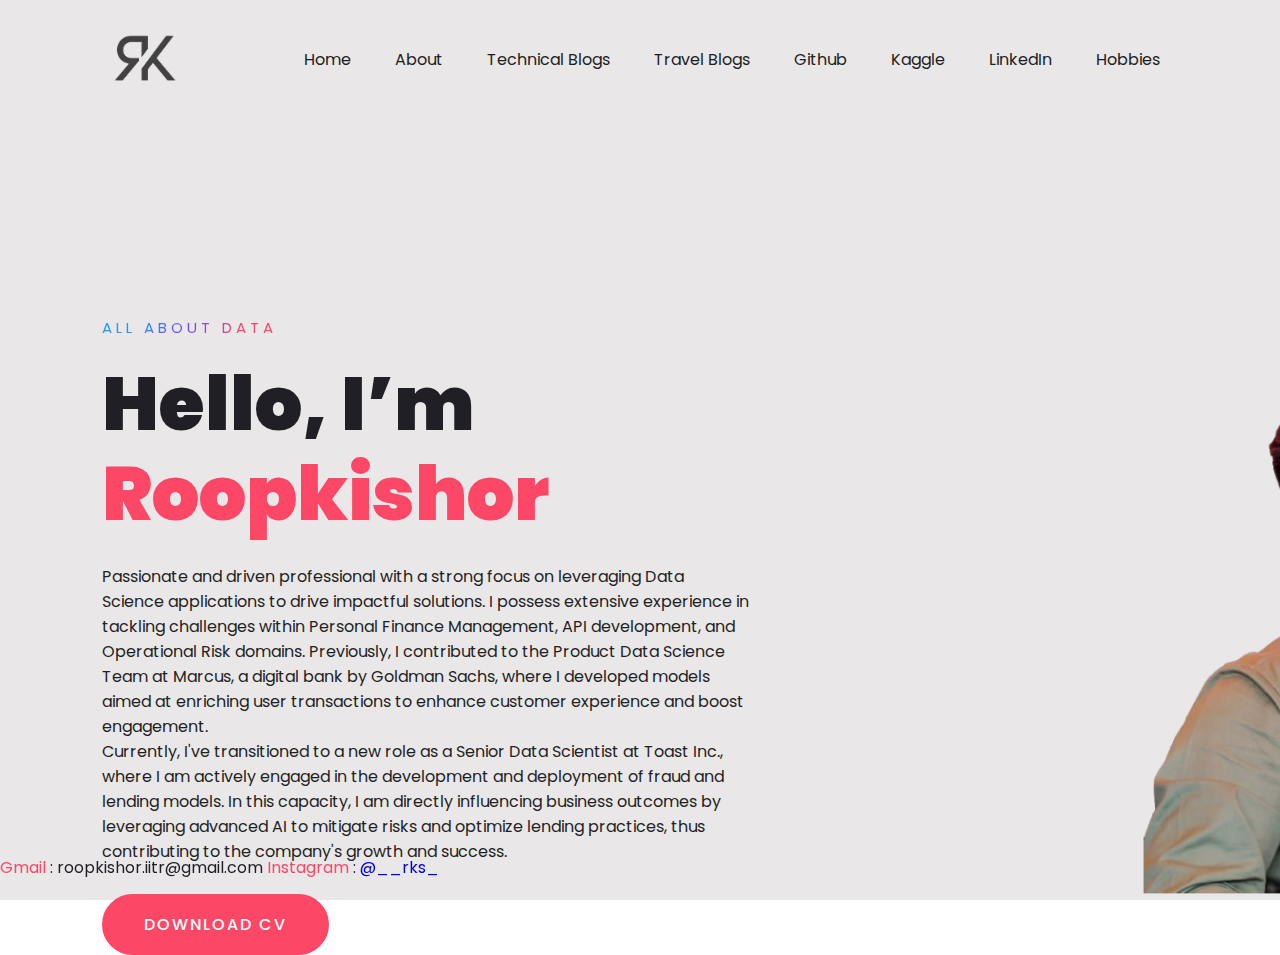
<file: index.html>
<!DOCTYPE html>
<html lang="en">
<head>
    <meta charset="UTF-8">
    <title>Personal Website</title>
    <!----CSS link----->
    <link rel="stylesheet" href="style.css">
</head>
<body>

    <div class="hero">
        <nav>
            <img src="./img/logo.png" class="logo">
            <ul>
                <li><a href="#">Home</a></li>
                <li><a href="https://rks-ds.github.io/roopkishorsingh.github.io/about">About</a></li>
                <li><a href="https://medium.com/@roopkishor.iitr">Technical Blogs</a></li>
                <li><a href="https://www.tripoto.com/profile/roopkishorsingh2304548">Travel Blogs</a></li>
                <li><a href="https://github.com/rks-ds">Github</a></li>
                <li><a href="https://www.kaggle.com/iitianrks">Kaggle</a></li>
                <li><a href="https://www.linkedin.com/in/roopkishor-singh-2a2315118/">LinkedIn</a></li>
                <li><a href="https://rks-ds.github.io/roopkishorsingh.github.io/hobbies">Hobbies</a></li>
            </ul>
        </nav>

        <div class="content">
            <span class="title">All About Data</span>
            <h1>Hello, I’m <span>Roopkishor</span></h1>
            <p>Passionate and driven professional with a strong focus on leveraging Data Science applications to drive impactful solutions. I possess extensive experience in tackling challenges within Personal Finance Management, API development, and Operational Risk domains. Previously, I contributed to the Product Data Science Team at Marcus, a digital bank by Goldman Sachs, where I developed models aimed at enriching user transactions to enhance customer experience and boost engagement.

<br>Currently, I've transitioned to a new role as a Senior Data Scientist at Toast Inc., where I am actively engaged in the development and deployment of fraud and lending models. In this capacity, I am directly influencing business outcomes by leveraging advanced AI to mitigate risks and optimize lending practices, thus contributing to the company's growth and success.</p>
            <a href="https://github.com/rks-ds/roopkishorsingh.github.io/blob/main/Roopkishor_Resume_22.pdf" class="btn">Download CV</a>
        </div>
    </div>
    <div style="position: fixed; bottom: 20px; width:100%;" class="contact">
        <p style="text-align: left; color:#1f1f25; display:inline"><span style="color: #fd4766">Gmail  </span>: roopkishor.iitr@gmail.com  <span style="color: #fd4766">Instagram  </span>: <a href="https://www.instagram.com/__rks_/">@__rks_ </a></p>
    </div>
</body>
</html>
</file>
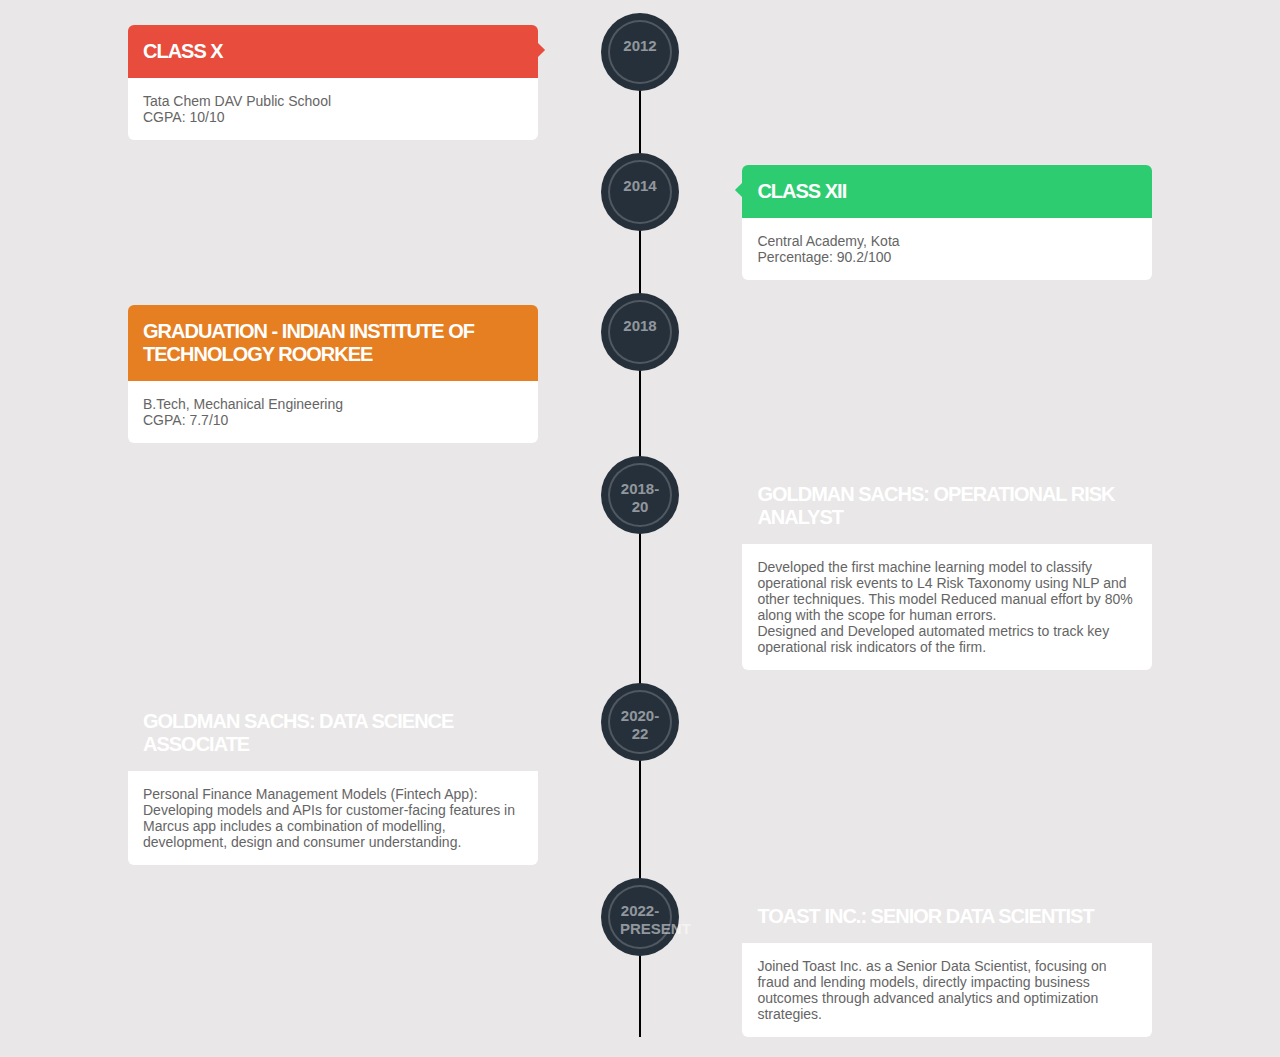
<file: about.html>
<!DOCTYPE html>
<html lang="en">
<head>
    <meta charset="UTF-8">
    <meta name="viewport" content="width=device-width, initial-scale=1.0">
    <title>About Me</title>
    <link rel="stylesheet" href="about.css">
</head>
<body>
    <section id="timeline">
        <article>
            <div class="inner">
                <span class="date">
                    <span class="year">2012</span>
                </span>
                <h2>Class X</h2>
                <p>Tata Chem DAV Public School <br> CGPA: 10/10</p>
            </div>
        </article>
        <article>
            <div class="inner">
                <span class="date">
                    <span class="year">2014</span>
                </span>
                <h2>Class XII</h2>
                <p>Central Academy, Kota <br> Percentage: 90.2/100</p>
            </div>
        </article>
        <article>
            <div class="inner">
                <span class="date">
                    <span class="year">2018</span>
                </span>
                <h2>Graduation - Indian Institute of Technology Roorkee</h2>
                <p>B.Tech, Mechanical Engineering<br> CGPA: 7.7/10</p>
            </div>
        </article>
        <article>
            <div class="inner">
                <span class="date">
                    <span class="year">2018-20</span>
                </span>
                <h2>Goldman Sachs: Operational Risk Analyst</h2>
                <p>Developed the first machine learning model to classify operational risk events to L4 Risk Taxonomy
                    using NLP and other techniques. This model Reduced manual effort by 80% along with the scope for
                    human errors.<br> Designed and Developed automated metrics to track key operational risk indicators
                    of the firm.</p>
            </div>
        </article>
        <article>
            <div class="inner">
                <span class="date">
                    <span class="year">2020-22</span>
                </span>
                <h2>Goldman Sachs: Data Science Associate</h2>
                <p>Personal Finance Management Models (Fintech App): Developing models and APIs for customer-facing
                    features in Marcus app includes a combination of modelling, development, design and consumer
                    understanding.</p>
            </div>
        </article>
        <article>
            <div class="inner">
                <span class="date">
                    <span class="year">2022-Present</span>
                </span>
                <h2>Toast Inc.: Senior Data Scientist</h2>
                <p>Joined Toast Inc. as a Senior Data Scientist, focusing on fraud and lending models, directly impacting business outcomes through advanced analytics and optimization strategies.</p>
            </div>
        </article>
    </section>
</body>
</html>
</file>
<file: style.css>
@import url('https://fonts.googleapis.com/css2?family=Poppins:wght@400;500;600;700&display=swap');

*{
    margin: 0;
    padding: 0;
    box-sizing: border-box;
    font-family: 'Poppins', sans-serif;

}
a{
    text-decoration: none;
}
.hero{
    width: 100%;
    height: 100vh;
    background: url(./img/bg1.jpg);
    background-size: cover;
}
nav{
    display: flex;
    align-items: center;
    justify-content: space-between;
    padding: 30px 100px;
}
.logo{
    max-height: 60px;
}
nav ul li{
    list-style: none;
    display: inline-block;
    padding: 10px 20px;
}
nav ul li a{
    color: #1d1d24;
    position: relative;
    padding: 5px 0;
}
nav ul li a:hover{
    color: #fd4766;
}
nav ul li a:after{
    content: "";
    position: absolute;
    left: 0;
    width: 0;
    height: 3px;
    background: #fd4766;
    transition: .3s;
    bottom: 0;
}
nav ul li a:hover:after{
    width: 100%;
}
.btn{
    color: #fff;
    font-size: 16px;
    text-transform: uppercase;
    letter-spacing: 2px;
    padding: 16px 40px;
    border-radius: 500px;
    display: inline-block;
    font-weight: 500;
    transition: all .4s ease-in-out;
    background-size: 152% 100%;
    background: #fd4766;
    border: 2px solid #fd4766;
}
.btn:hover{
    background: transparent;
    border-color: #fd4766;
    color: #fd4766;
}
.content{
    position: absolute;
    top: 35%;
    left: 8%;
}
.content .title{
    color: #1f1f25;
    font-size: 15px;
    text-transform: uppercase;
    letter-spacing: 4px;
    display: inline-block;
    margin-bottom: 20px;
    background: linear-gradient(120deg, #1c99fe 20.69%, #7644ff 50.19%,#fd4766 79.69%);
    -webkit-background-clip: text;
    -webkit-text-fill-color: transparent;
}
.content h1{
    color: #1f1f25;
    font-size: 75px;
    font-weight: 900;
    line-height: 90px;
    text-transform: inherit;
    width: 70%;
}
.content h1 span{
    color: #fd4766;
}
.content p{
    width: 55%;
    color: #1f1f25;
    margin-top: 25px;
    margin-bottom: 30px;
}
</file>
<file: about.css>
html, body {
    margin: 0;
    padding: 0;
    font-family: Helvetica, sans-serif;
    background: url(./img/bg2.jpg);
}

section#timeline {
    width: 80%;
    margin: 20px auto;
    position: relative;
}

section#timeline:before {
    content: '';
    display: block;
    position: absolute;
    left: 50%;
    top: 0;
    margin: 0 0 0 -1px;
    width: 2px;
    height: 100%;
    background: black;
}

section#timeline article {
    width: 100%;
    margin: 0 0 20px 0;
    position: relative;
}

section#timeline article:after {
    content: '';
    display: block;
    clear: both;
}

section#timeline article div.inner {
    width: 40%;
    float: left;
    margin: 5px 0 0 0;
    border-radius: 6px;
}

section#timeline article div.inner span.date {
    display: block;
    width: 60px;
    height: 50px;
    padding: 5px 0;
    position: absolute;
    top: 0;
    left: 50%;
    margin: 0 0 0 -32px;
    border-radius: 100%;
    font-size: 10px;
    font-weight: 900;
    text-transform: uppercase;
    background: #25303B;
    color: rgba(255, 255, 255, 0.5);
    border: 2px solid rgba(255, 255, 255, 0.2);
    box-shadow: 0 0 0 7px #25303B;
}

section#timeline article div.inner span.date span {
    display: block;
    text-align: center;
}

section#timeline article div.inner span.date span.day {
    font-size: 10px;
}

section#timeline article div.inner span.date span.month {
    font-size: 18px;
    line-height: 18px;
    padding: 10px 10px;
}

section#timeline article div.inner span.date span.year {
    font-size: 15px;
    line-height: 18px;
    padding: 10px 10px;
}

section#timeline article div.inner h2 {
    padding: 15px;
    margin: 0;
    color: #fff;
    font-size: 20px;
    text-transform: uppercase;
    letter-spacing: -1px;
    border-radius: 6px 6px 0 0;
    position: relative;
}

section#timeline article div.inner h2:after {
    content: '';
    position: absolute;
    top: 20px;
    right: -5px;
    width: 10px;
    height: 10px;
    transform: rotate(-45deg);
}

section#timeline article div.inner p {
    padding: 15px;
    margin: 0;
    font-size: 14px;
    background: #fff;
    color: #656565;
    border-radius: 0 0 6px 6px;
}

section#timeline article:nth-child(2n+2) div.inner {
    float: right;
}

section#timeline article:nth-child(2n+2) div.inner h2:after {
    left: -5px;
}

section#timeline article:nth-child(1) div.inner h2 {
    background: #e74c3c;
}

section#timeline article:nth-child(1) div.inner h2:after {
    background: #e74c3c;
}

section#timeline article:nth-child(2) div.inner h2 {
    background: #2ecc71;
}

section#timeline article:nth-child(2) div.inner h2:after {
    background: #2ecc71;
}

section#timeline article:nth-child(3) div.inner h2 {
    background: #e67e22;
}

section#timeline article:nth-child(3)
</file>
